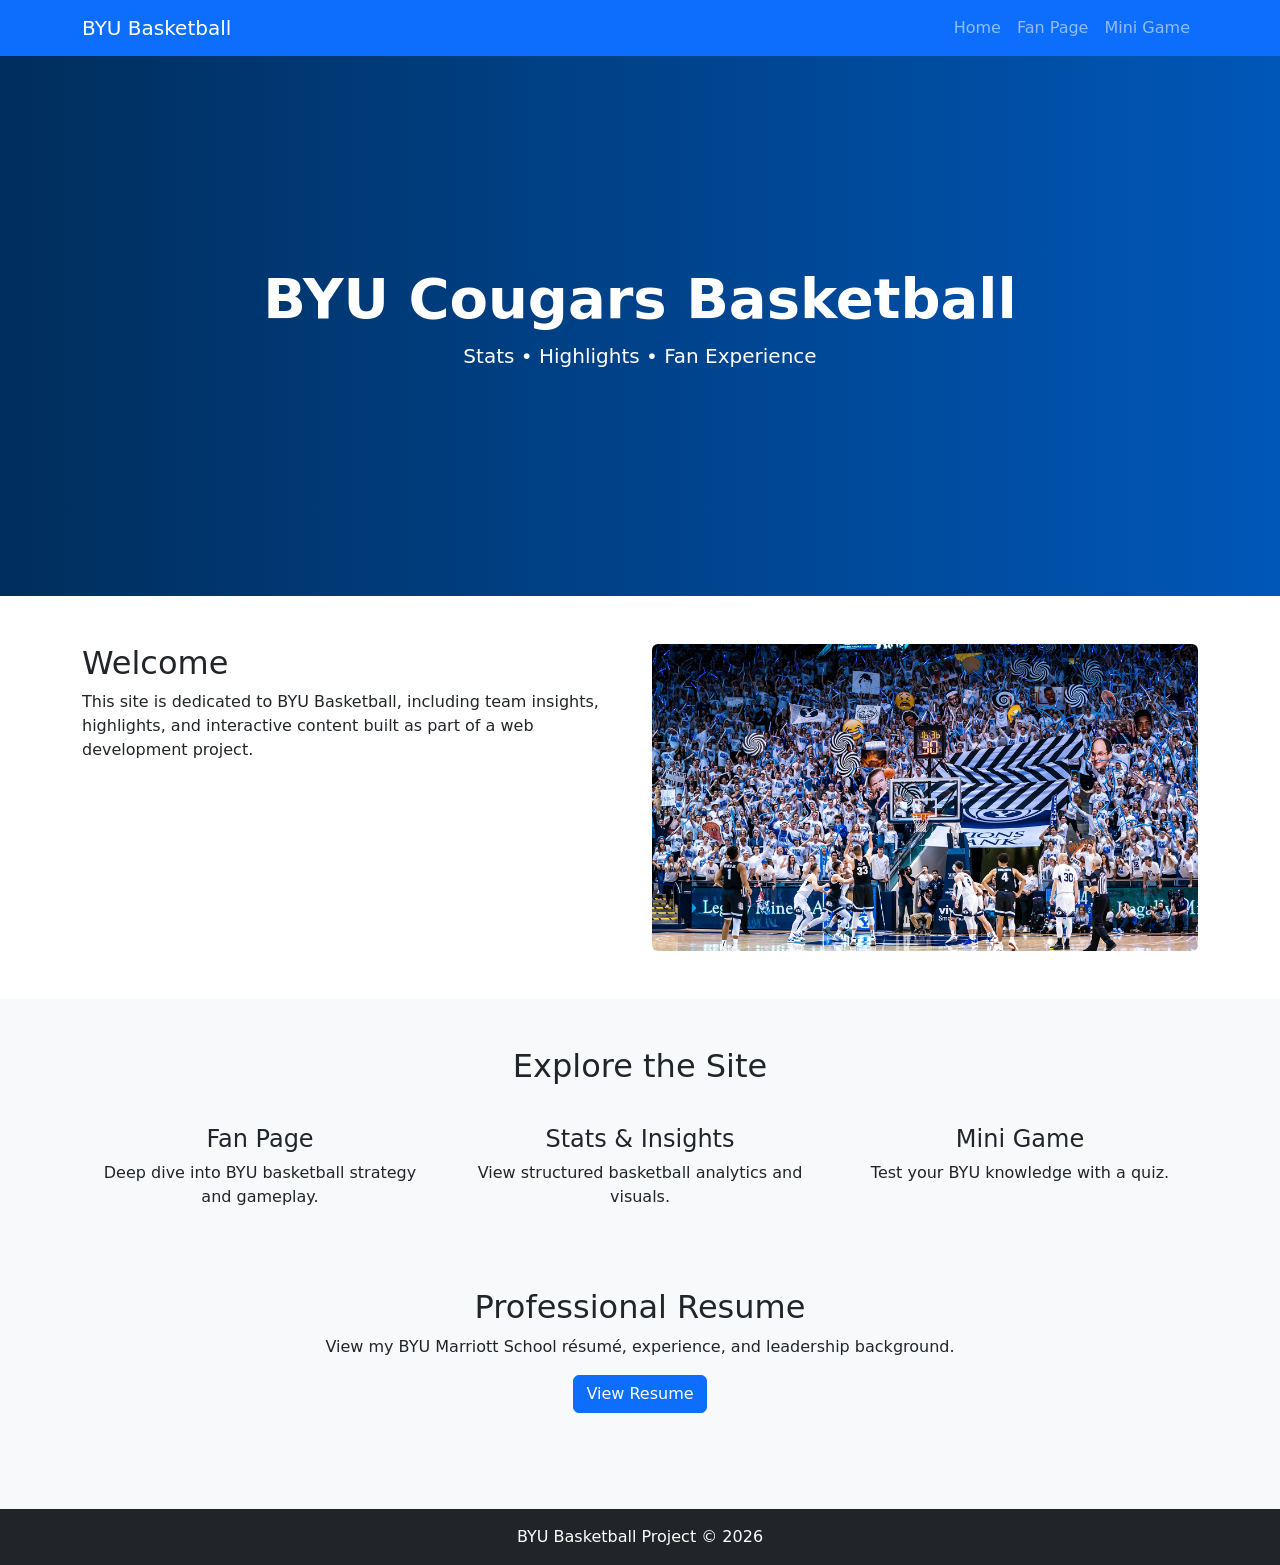
<file: index.html>
<!DOCTYPE html>
<html lang="en">
<head>
  <meta charset="UTF-8">
  <title>BYU Basketball Hub</title>

  <!-- Bootstrap -->
  <link href="https://cdn.jsdelivr.net/npm/bootstrap@5.3.0/dist/css/bootstrap.min.css" rel="stylesheet">

  <!-- Custom CSS -->
  <link rel="stylesheet" href="styles/main.css">
</head>

<body>

<!-- NAVBAR -->
<nav class="navbar navbar-expand-lg navbar-dark bg-primary">
  <div class="container">
    <a class="navbar-brand" href="index.html">BYU Basketball</a>

    <div class="navbar-nav ms-auto">
      <a class="nav-link" href="index.html">Home</a>
      <a class="nav-link" href="scratch.html">Fan Page</a>
      <a class="nav-link" href="app.html">Mini Game</a>
    </div>
  </div>
</nav>

<!-- HERO SECTION -->
<header class="hero text-center text-white d-flex align-items-center">
  <div class="container">
    <h1 class="display-4 fw-bold">BYU Cougars Basketball</h1>
    <p class="lead">Stats • Highlights • Fan Experience</p>
  </div>
</header>

<!-- INTRO SECTION -->
<section class="container my-5">
  <div class="row">
    <div class="col-md-6">
      <h2>Welcome</h2>
      <p>
        This site is dedicated to BYU Basketball, including team insights,
        highlights, and interactive content built as part of a web development project.
      </p>
    </div>

    <div class="col-md-6">
      <img src="images/Court.webp" class="img-fluid rounded" alt="BYU Court">
    </div>
  </div>
</section>

<!-- HIGHLIGHTS PREVIEW -->
<section class="bg-light py-5">
  <div class="container text-center">
    <h2>Explore the Site</h2>
    <div class="row mt-4">

      <div class="col-md-4">
        <a href="scratch.html" class="explore-link">
          <h4>Fan Page</h4>
          <p>Deep dive into BYU basketball strategy and gameplay.</p>
        </a>
      </div>

      <div class="col-md-4">
        <a href="scratch.html" class="explore-link">
          <h4>Stats & Insights</h4>
          <p>View structured basketball analytics and visuals.</p>
        </a>
      </div>

      <div class="col-md-4">
        <a href="app.html" class="explore-link">
          <h4>Mini Game</h4>
          <p>Test your BYU knowledge with a quiz.</p>
        </a>
      </div>
      <section class="bg-light py-5">
  <div class="container text-center">
    <h2>Professional Resume</h2>
    <p>View my BYU Marriott School résumé, experience, and leadership background.</p>

    <a href="resume.html" class="btn btn-primary">
      View Resume
    </a>
  </div>
</section>

    </div>
  </div>
</section>

<!-- FOOTER -->
<footer class="text-center py-3 bg-dark text-white">
  <p class="mb-0">BYU Basketball Project © 2026</p>
</footer>

</body>
</html>
</file>
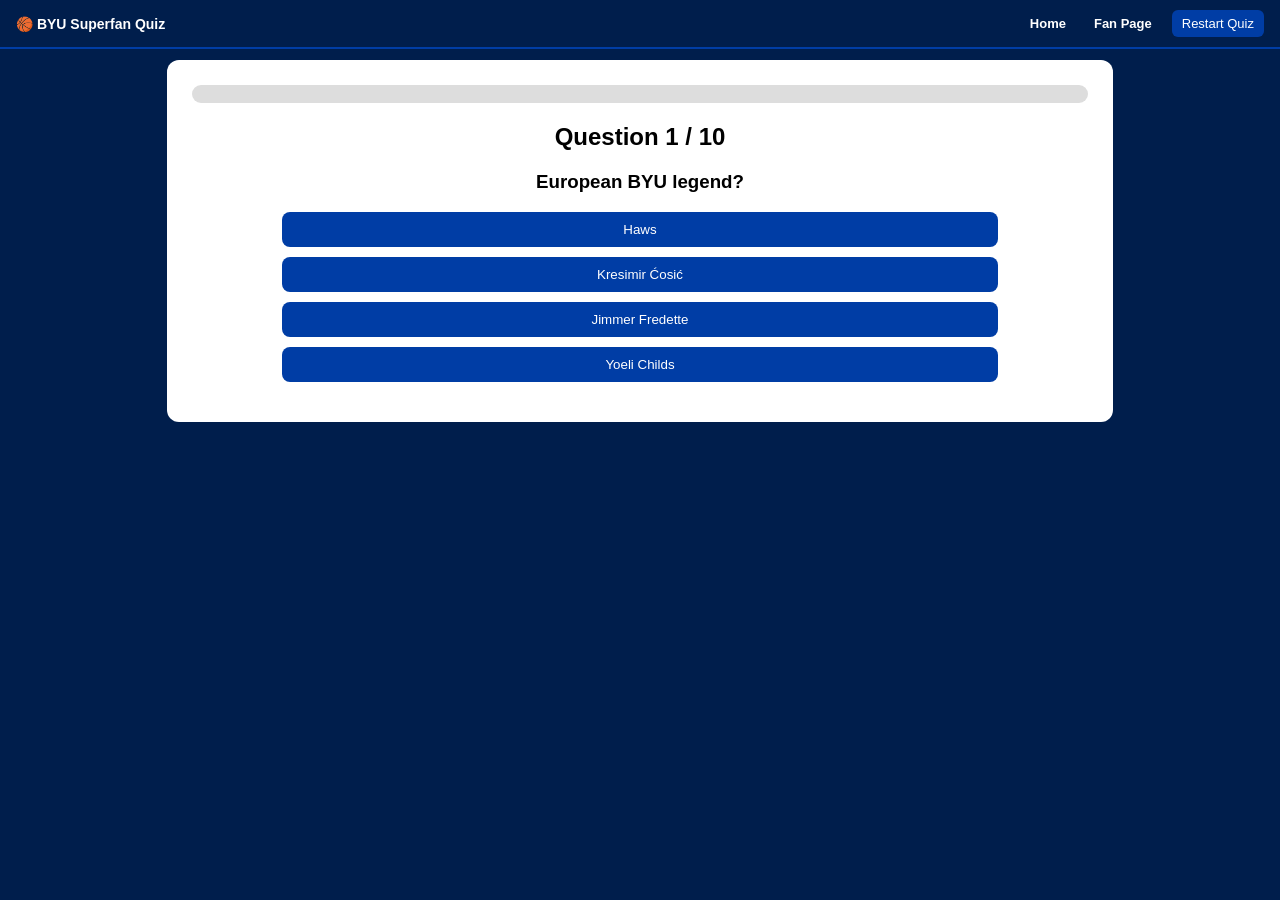
<file: app.html>
<!DOCTYPE html>
<html lang="en">
<head>
<meta charset="UTF-8">
<title>BYU Superfan Quiz</title>

<style>
body {
  font-family: Arial, sans-serif;
  background: #001E4C;
  color: white;
  margin: 0;
  padding-top: 60px;
  text-align: center;
}

/* TOP BAR */
#topbar {
  position: fixed;
  top: 0;
  left: 0;
  right: 0;

  background: #001E4C;
  display: flex;
  justify-content: space-between;
  align-items: center;

  padding: 10px 16px;
  font-weight: bold;
  z-index: 1000;

  border-bottom: 2px solid #003DA5;
  box-sizing: border-box;
}

#topbar .left {
  font-size: 14px;
  white-space: nowrap;
}

#topbar .right {
  display: flex;
  align-items: center;
  gap: 12px;
  flex-wrap: wrap;
}

#topbar a {
  color: white;
  text-decoration: none;
  font-size: 13px;
  padding: 6px 8px;
  border-radius: 6px;
}

#topbar a:hover {
  background: #003DA5;
}

#topbar button {
  background: #003DA5;
  color: white;
  border: none;
  padding: 6px 10px;
  border-radius: 6px;
  cursor: pointer;
  font-size: 13px;
}

#topbar button:hover {
  background: #002a70;
}

/* CONTAINER */
.container {
  background: white;
  color: black;
  width: 70%;
  margin: auto;
  padding: 25px;
  border-radius: 12px;
}

/* OPTIONS */
.option {
  display: block;
  width: 80%;
  margin: 10px auto;
  padding: 10px;
  border-radius: 8px;
  background: #003DA5;
  color: white;
  border: none;
  cursor: pointer;
}

.option:hover {
  background: #002a70;
}

/* PROGRESS BAR */
#barContainer {
  width: 100%;
  height: 18px;
  background: #ddd;
  border-radius: 10px;
  overflow: hidden;
  margin-bottom: 20px;
}

#bar {
  height: 100%;
  width: 0%;
  background: #003DA5;
  transition: width 0.3s ease;
}

#result {
  font-size: 20px;
  font-weight: bold;
  margin-top: 15px;
}
</style>
</head>

<body>

<!-- TOP MENU -->
<div id="topbar">
  <div class="left">🏀 BYU Superfan Quiz</div>

  <div class="right">
    <a href="index.html">Home</a>
    <a href="scratch.html">Fan Page</a>
    <button onclick="start()">Restart Quiz</button>
  </div>
</div>

<div class="container">

  <div id="barContainer">
    <div id="bar"></div>
  </div>

  <div id="quiz"></div>

  <div id="result"></div>

</div>

<script>

/* QUESTION BANK */
const bank = [
  { q:"BYU all-time leading scorer?", options:["Tyler Haws","Jimmer Fredette","Danny Ainge","Lee Cummard"], answer:"Tyler Haws" },
  { q:"2011 National Player of the Year?", options:["Jimmer Fredette","Haws","Barcello","Cosic"], answer:"Jimmer Fredette" },
  { q:"BYU NBA + MLB legend?", options:["Danny Ainge","Jimmer Fredette","Steve Young","Mark Pope"], answer:"Danny Ainge" },
  { q:"European BYU legend?", options:["Kresimir Ćosić","Jimmer Fredette","Yoeli Childs","Haws"], answer:"Kresimir Ćosić" },
  { q:"Current BYU coach?", options:["Kevin Young","Dave Rose","Mark Pope","Cleveland"], answer:"Kevin Young" },
  { q:"BYU Big 12 entry year?", options:["2023","2021","2019","2015"], answer:"2023" },
  { q:"BYU home arena?", options:["Marriott Center","Vivint Arena","Huntsman","MSG"], answer:"Marriott Center" },
  { q:"Jimmer is known for?", options:["Deep 3s","Dunks","Defense","Passing"], answer:"Deep 3s" },
  { q:"Top recruit (2020s)?", options:["AJ Dybantsa","Collin Chandler","Haws","Cummard"], answer:"AJ Dybantsa" },
  { q:"BYU mascot?", options:["Cougar","Bear","Tiger","Eagle"], answer:"Cougar" },
  { q:"BYU legend Danny Ainge was also a...", options:["MLB player","Soccer player","Hockey player","Coach only"], answer:"MLB player" },
  { q:"Which coach built modern BYU success in 2010s?", options:["Dave Rose","Kevin Young","Pope","Cleveland"], answer:"Dave Rose" }
];

let quiz = [];
let current = 0;
let score = 0;

/* START QUIZ */
function start() {
  quiz = [...bank]
    .sort(() => Math.random() - 0.5)
    .slice(0, 10);

  current = 0;
  score = 0;

  loadQ();
}

/* LOAD QUESTION */
function loadQ() {
  let q = quiz[current];
  let options = [...q.options].sort(() => Math.random() - 0.5);

  document.getElementById("quiz").innerHTML = `
    <h2>Question ${current + 1} / ${quiz.length}</h2>
    <h3>${q.q}</h3>
    ${options.map(o =>
      `<button class="option" onclick="answer('${o}')">${o}</button>`
    ).join("")}
  `;

  updateBar();
}

/* ANSWER */
function answer(choice) {
  if (choice === quiz[current].answer) score++;

  current++;

  if (current < quiz.length) {
    loadQ();
  } else {
    end();
  }

  updateBar();
}

/* PROGRESS BAR */
function updateBar() {
  let percent = (current / quiz.length) * 100;
  document.getElementById("bar").style.width = percent + "%";
}

/* END GAME */
function end() {
  document.getElementById("quiz").innerHTML = "";
  document.getElementById("bar").style.width = "100%";

  let grade =
    score === quiz.length ? "A+ ELITE FAN 🔥" :
    score >= 8 ? "A STRONG FAN 👍" :
    score >= 6 ? "B SOLID FAN" :
    "C CASUAL FAN";

  document.getElementById("result").innerText =
    `Score: ${score}/${quiz.length} — ${grade}`;
}

/* AUTO START */
start();

</script>

</body>
</html>
</file>
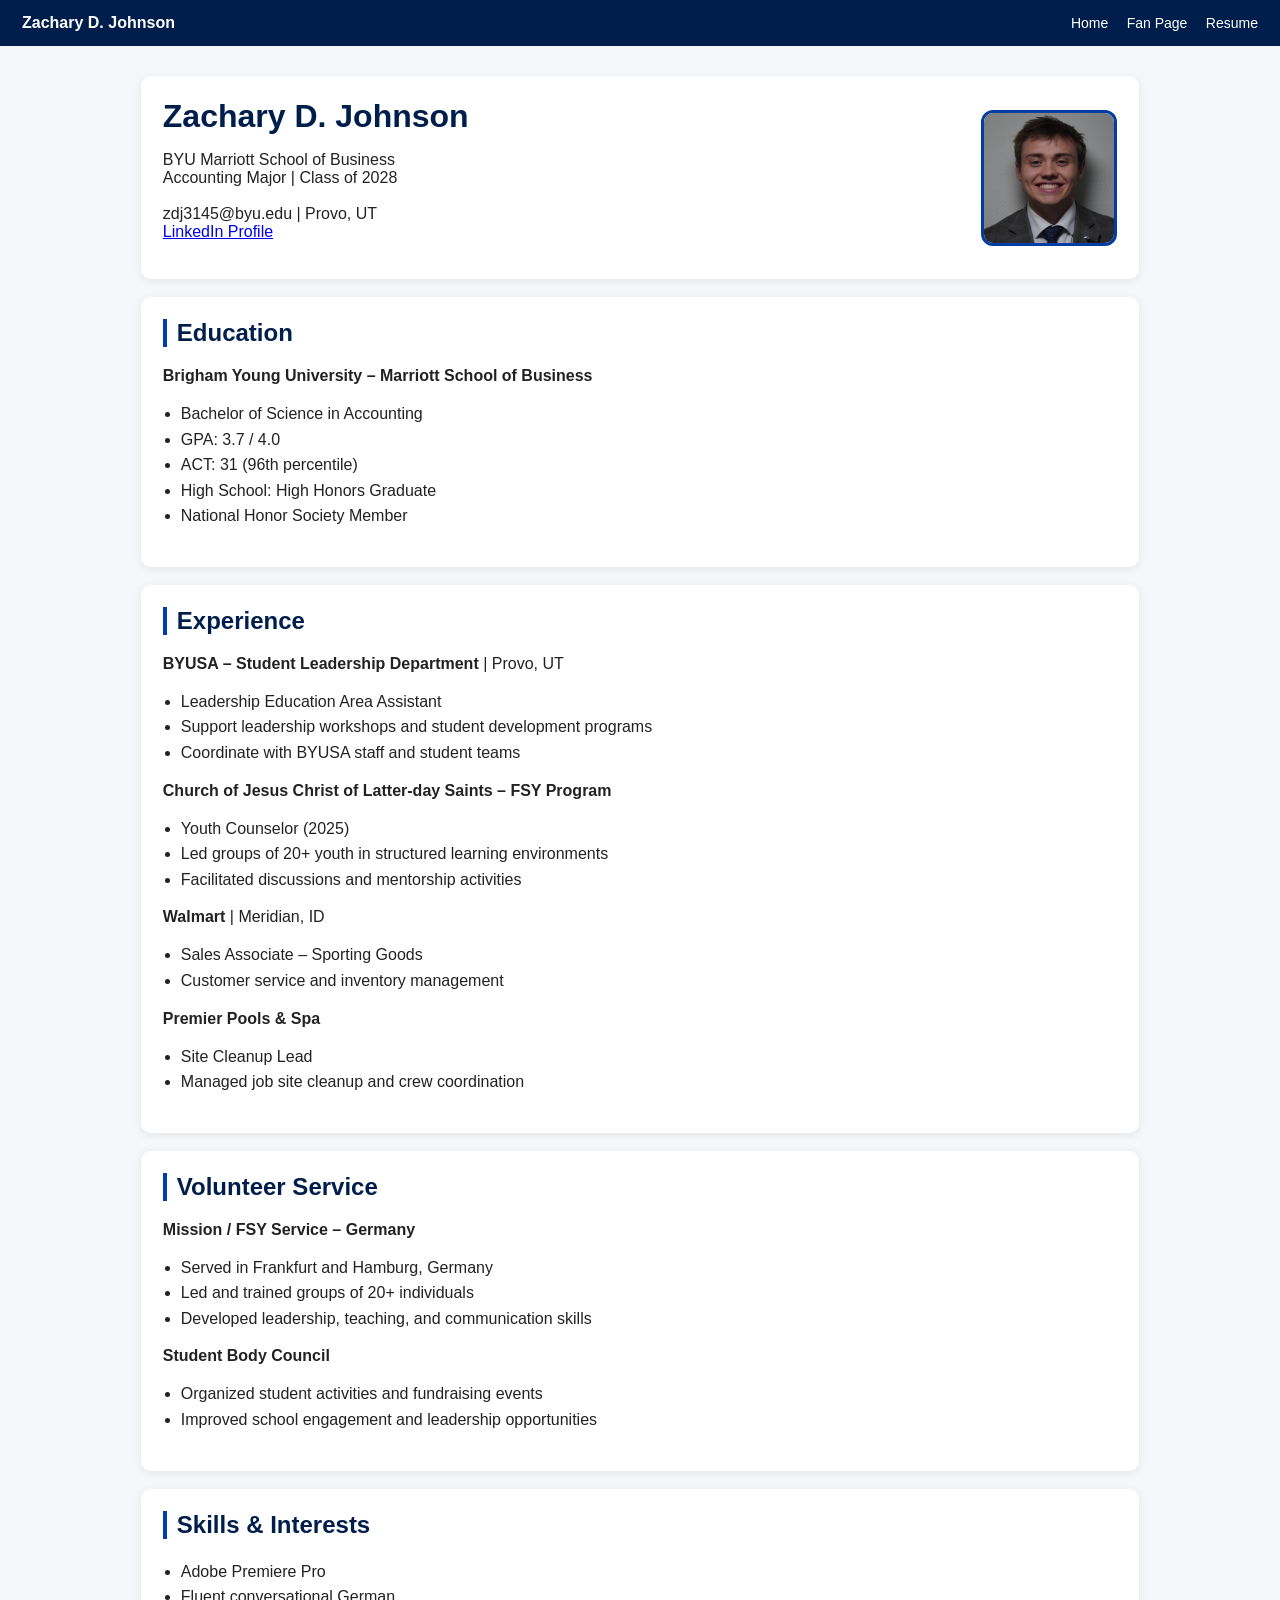
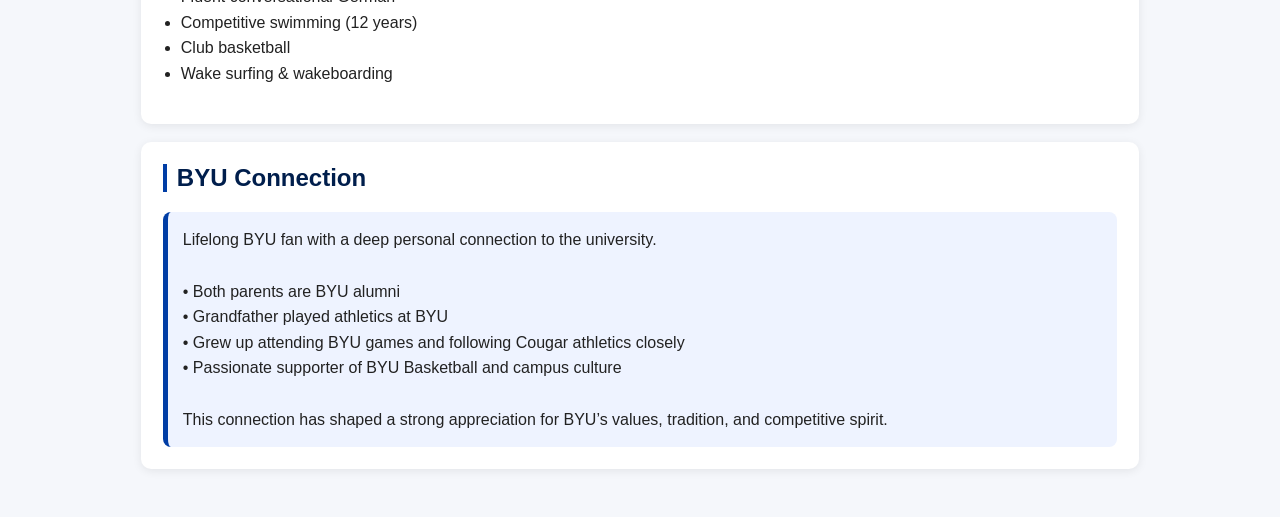
<file: resume.html>
<!DOCTYPE html>
<html lang="en">
<head>
<meta charset="UTF-8">
<title>Zachary Johnson - Resume</title>

<style>
body {
  margin: 0;
  font-family: Arial, sans-serif;
  background: #f5f7fb;
  color: #222;
}

/* NAVBAR */
.navbar {
  background: #001E4C;
  color: white;
  display: flex;
  justify-content: space-between;
  padding: 14px 22px;
  align-items: center;
}

.navbar a {
  color: white;
  text-decoration: none;
  margin-left: 14px;
  font-size: 14px;
}

.navbar a:hover {
  text-decoration: underline;
}

/* PAGE LAYOUT */
.container {
  width: 78%;
  margin: auto;
  padding: 30px 0;
}

/* CARD SECTIONS */
.card {
  background: white;
  padding: 22px;
  margin-bottom: 18px;
  border-radius: 10px;
  box-shadow: 0 2px 10px rgba(0,0,0,0.08);
}

/* HEADER FLEX (NAME + PHOTO) */
.header {
  display: flex;
  justify-content: space-between;
  align-items: center;
  gap: 20px;
}

h1 {
  margin: 0;
  color: #001E4C;
}

/* HEADSHOT */
.headshot {
  width: 130px;
  height: 130px;
  object-fit: cover;
  border-radius: 12px;
  border: 3px solid #003DA5;
}

/* SECTION HEADERS */
h2 {
  color: #001E4C;
  border-left: 4px solid #003DA5;
  padding-left: 10px;
  margin-top: 0;
}

/* LISTS */
ul {
  line-height: 1.6;
  padding-left: 18px;
}

/* BYU CALL OUT BOX */
.byu-box {
  background: #eef3ff;
  border-left: 5px solid #003DA5;
  padding: 15px;
  border-radius: 8px;
  line-height: 1.6;
}
</style>
</head>

<body>

<!-- NAV -->
<div class="navbar">
  <div><strong>Zachary D. Johnson</strong></div>
  <div>
    <a href="index.html">Home</a>
    <a href="scratch.html">Fan Page</a>
    <a href="resume.html">Resume</a>
  </div>
</div>

<div class="container">

  <!-- HEADER -->
  <div class="card header">
    <div>
      <h1>Zachary D. Johnson</h1>
      <p>
        BYU Marriott School of Business<br>
        Accounting Major | Class of 2028<br><br>
        zdj3145@byu.edu | Provo, UT<br>
<a href="https://www.linkedin.com/in/zach-johnson-b387a736a/" target="_blank">
  LinkedIn Profile
</a>
      </p>
    </div>

    <!-- HEADSHOT PLACEHOLDER -->
    <img class="headshot" src="images/Resume-Headshot.jpg" alt="Headshot">
  </div>

  <!-- BYU LEGACY SECTION -->
  

  <!-- EDUCATION -->
  <div class="card">
    <h2>Education</h2>
    <p><strong>Brigham Young University – Marriott School of Business</strong></p>
    <ul>
      <li>Bachelor of Science in Accounting</li>
      <li>GPA: 3.7 / 4.0</li>
      <li>ACT: 31 (96th percentile)</li>
      <li>High School: High Honors Graduate</li>
      <li>National Honor Society Member</li>
    </ul>
  </div>

  <!-- EXPERIENCE -->
  <div class="card">
    <h2>Experience</h2>

    <p><strong>BYUSA – Student Leadership Department</strong> | Provo, UT</p>
    <ul>
      <li>Leadership Education Area Assistant</li>
      <li>Support leadership workshops and student development programs</li>
      <li>Coordinate with BYUSA staff and student teams</li>
    </ul>

    <p><strong>Church of Jesus Christ of Latter-day Saints – FSY Program</strong></p>
    <ul>
      <li>Youth Counselor (2025)</li>
      <li>Led groups of 20+ youth in structured learning environments</li>
      <li>Facilitated discussions and mentorship activities</li>
    </ul>

    <p><strong>Walmart</strong> | Meridian, ID</p>
    <ul>
      <li>Sales Associate – Sporting Goods</li>
      <li>Customer service and inventory management</li>
    </ul>

    <p><strong>Premier Pools & Spa</strong></p>
    <ul>
      <li>Site Cleanup Lead</li>
      <li>Managed job site cleanup and crew coordination</li>
    </ul>
  </div>

  <!-- VOLUNTEER -->
  <div class="card">
    <h2>Volunteer Service</h2>

    <p><strong>Mission / FSY Service – Germany</strong></p>
    <ul>
      <li>Served in Frankfurt and Hamburg, Germany</li>
      <li>Led and trained groups of 20+ individuals</li>
      <li>Developed leadership, teaching, and communication skills</li>
    </ul>

    <p><strong>Student Body Council</strong></p>
    <ul>
      <li>Organized student activities and fundraising events</li>
      <li>Improved school engagement and leadership opportunities</li>
    </ul>
  </div>

  <!-- SKILLS -->
  <div class="card">
    <h2>Skills & Interests</h2>
    <ul>
      <li>Adobe Premiere Pro</li>
      <li>Fluent conversational German</li>
      <li>Competitive swimming (12 years)</li>
      <li>Club basketball</li>
      <li>Wake surfing & wakeboarding</li>
    </ul>
  </div>
  <div class="card">
    <h2>BYU Connection</h2>

    <div class="byu-box">
      Lifelong BYU fan with a deep personal connection to the university.<br><br>

      • Both parents are BYU alumni<br>
      • Grandfather played athletics at BYU<br>
      • Grew up attending BYU games and following Cougar athletics closely<br>
      • Passionate supporter of BYU Basketball and campus culture<br><br>

      This connection has shaped a strong appreciation for BYU’s values, tradition, and competitive spirit.
    </div>
  </div>

</div>


</body>
</html>
</file>
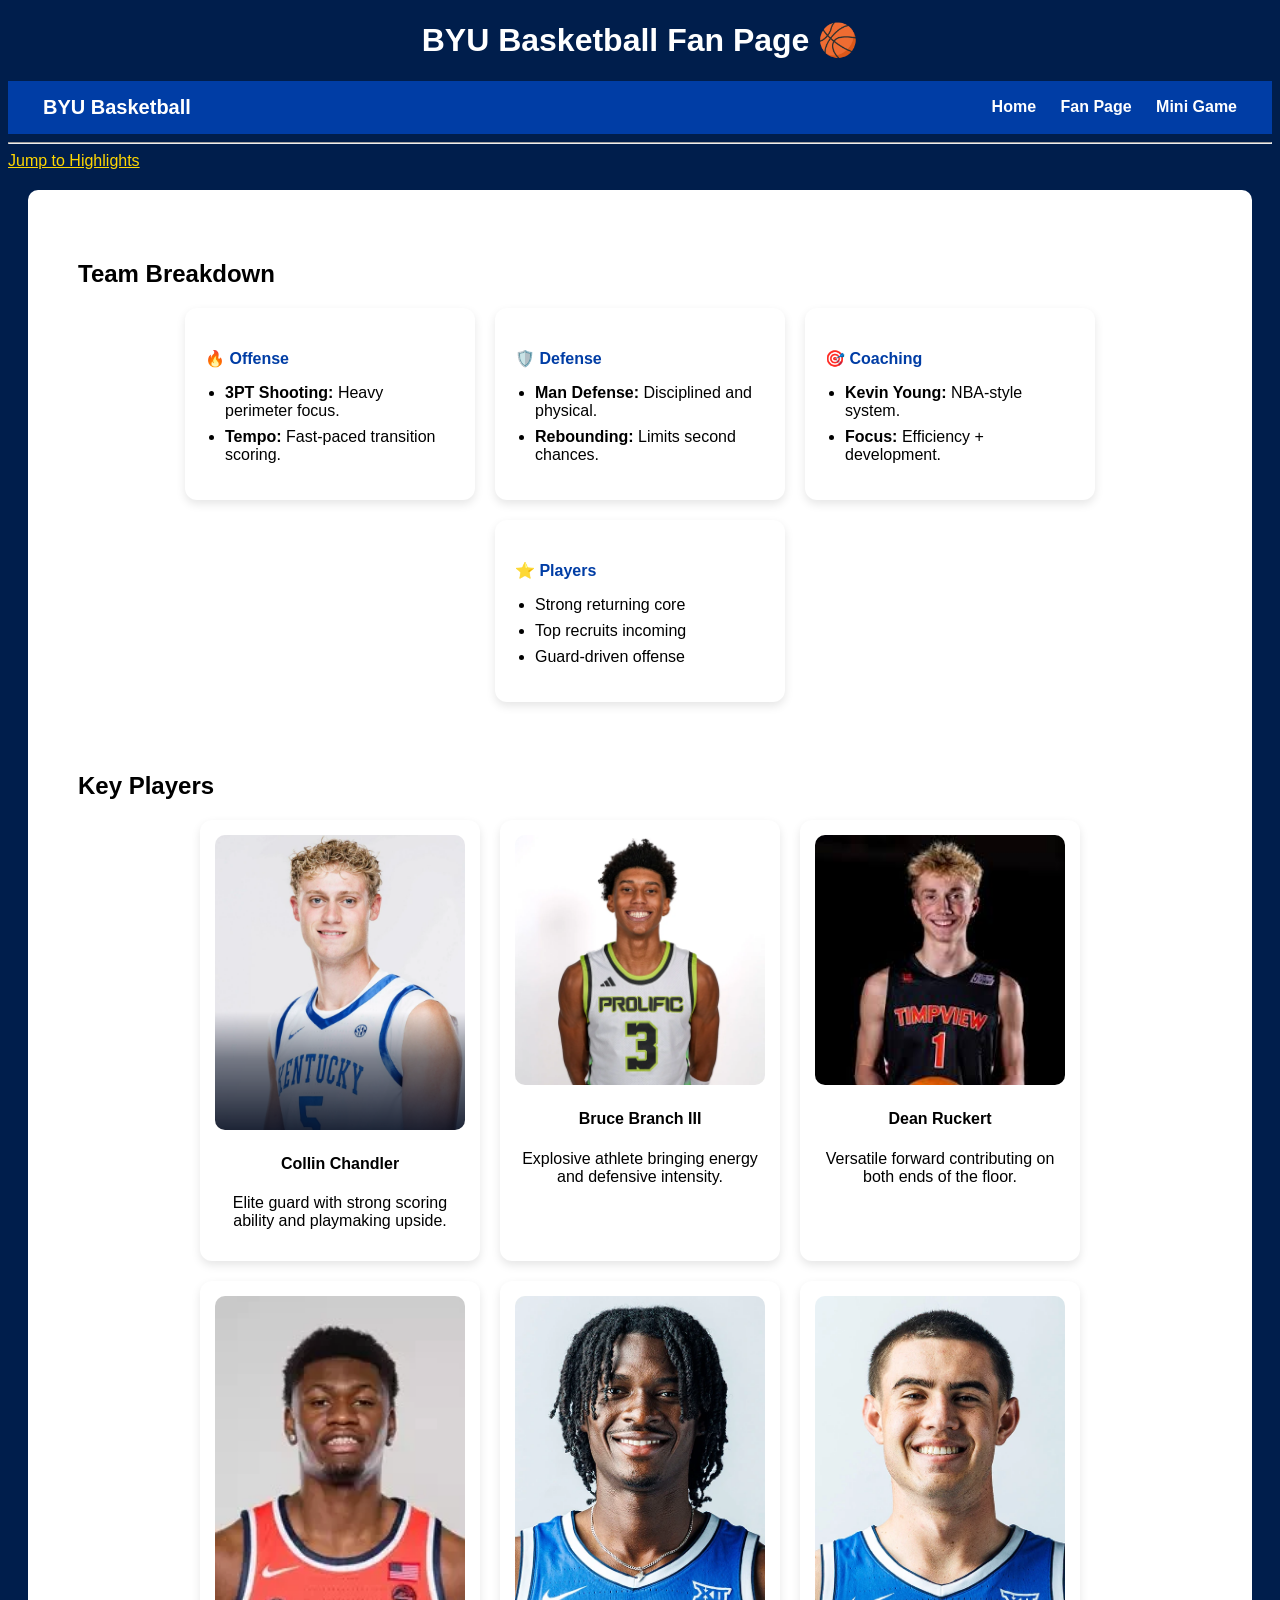
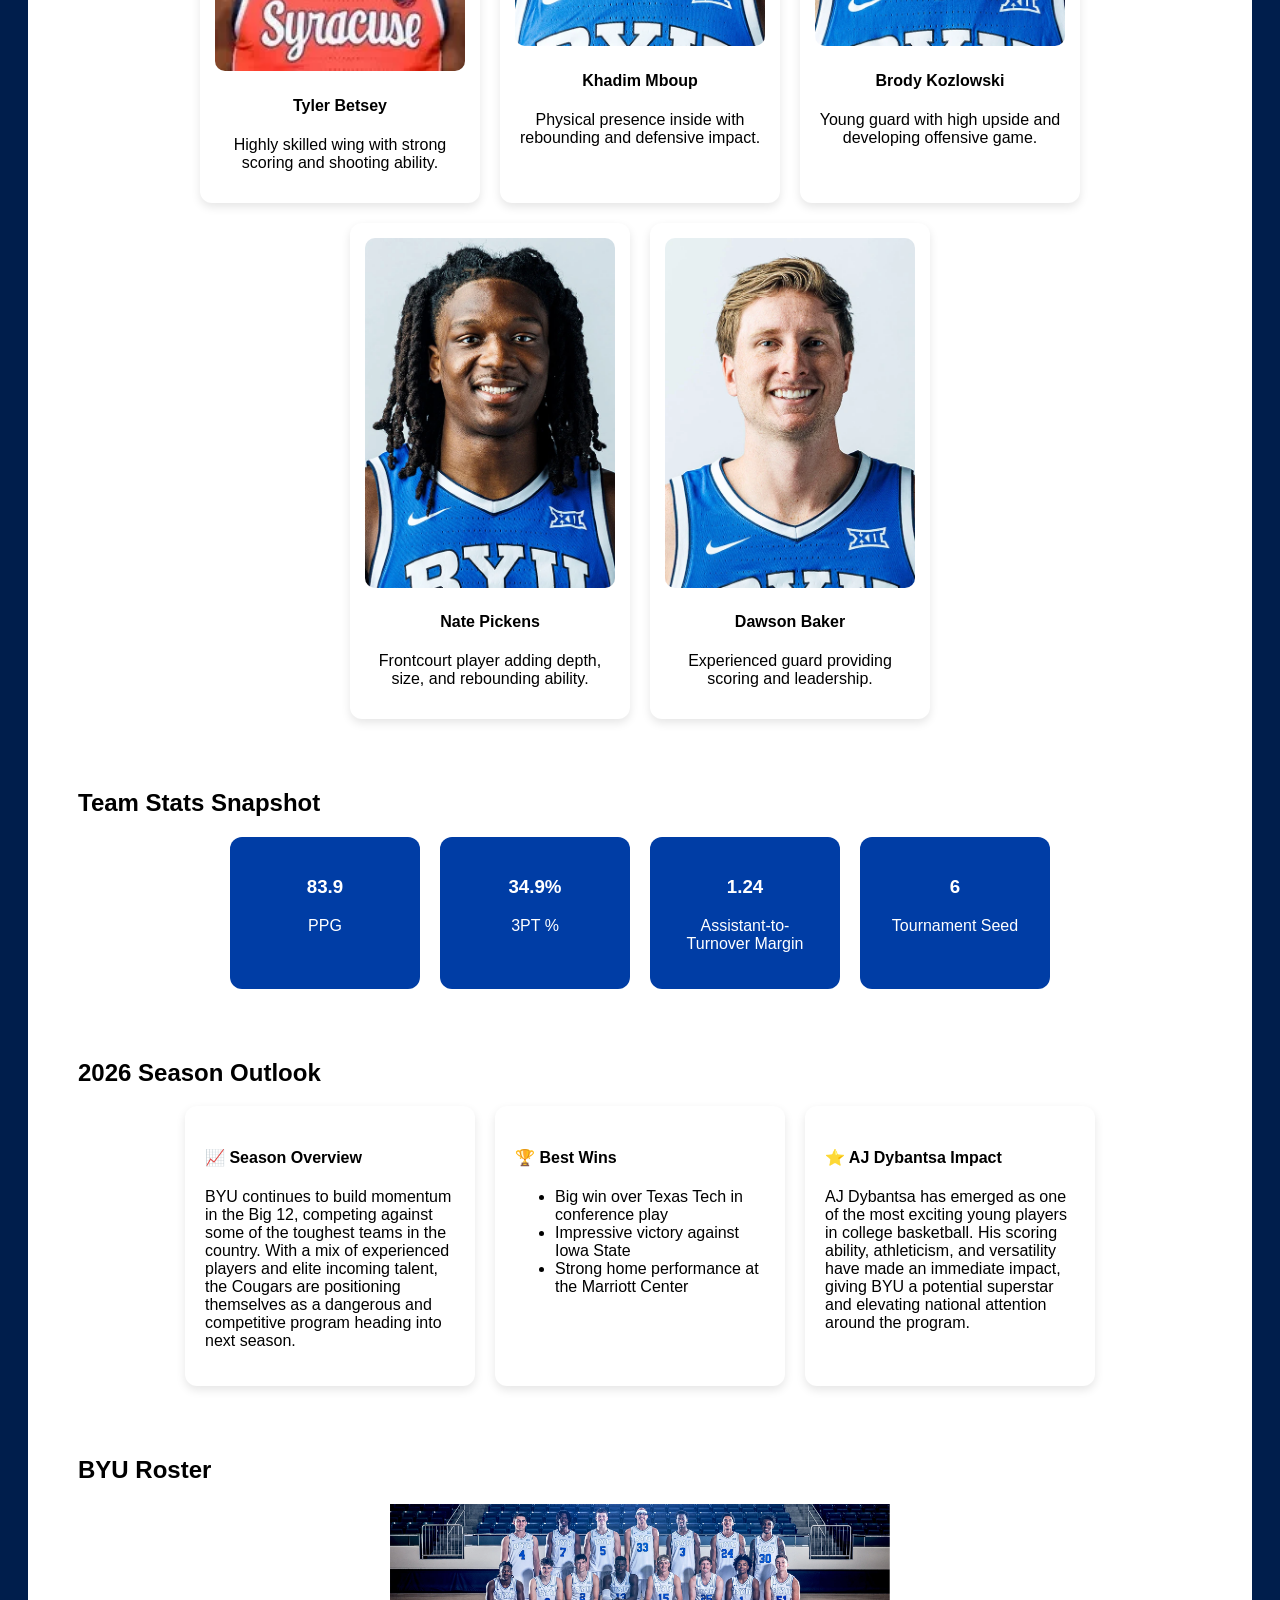
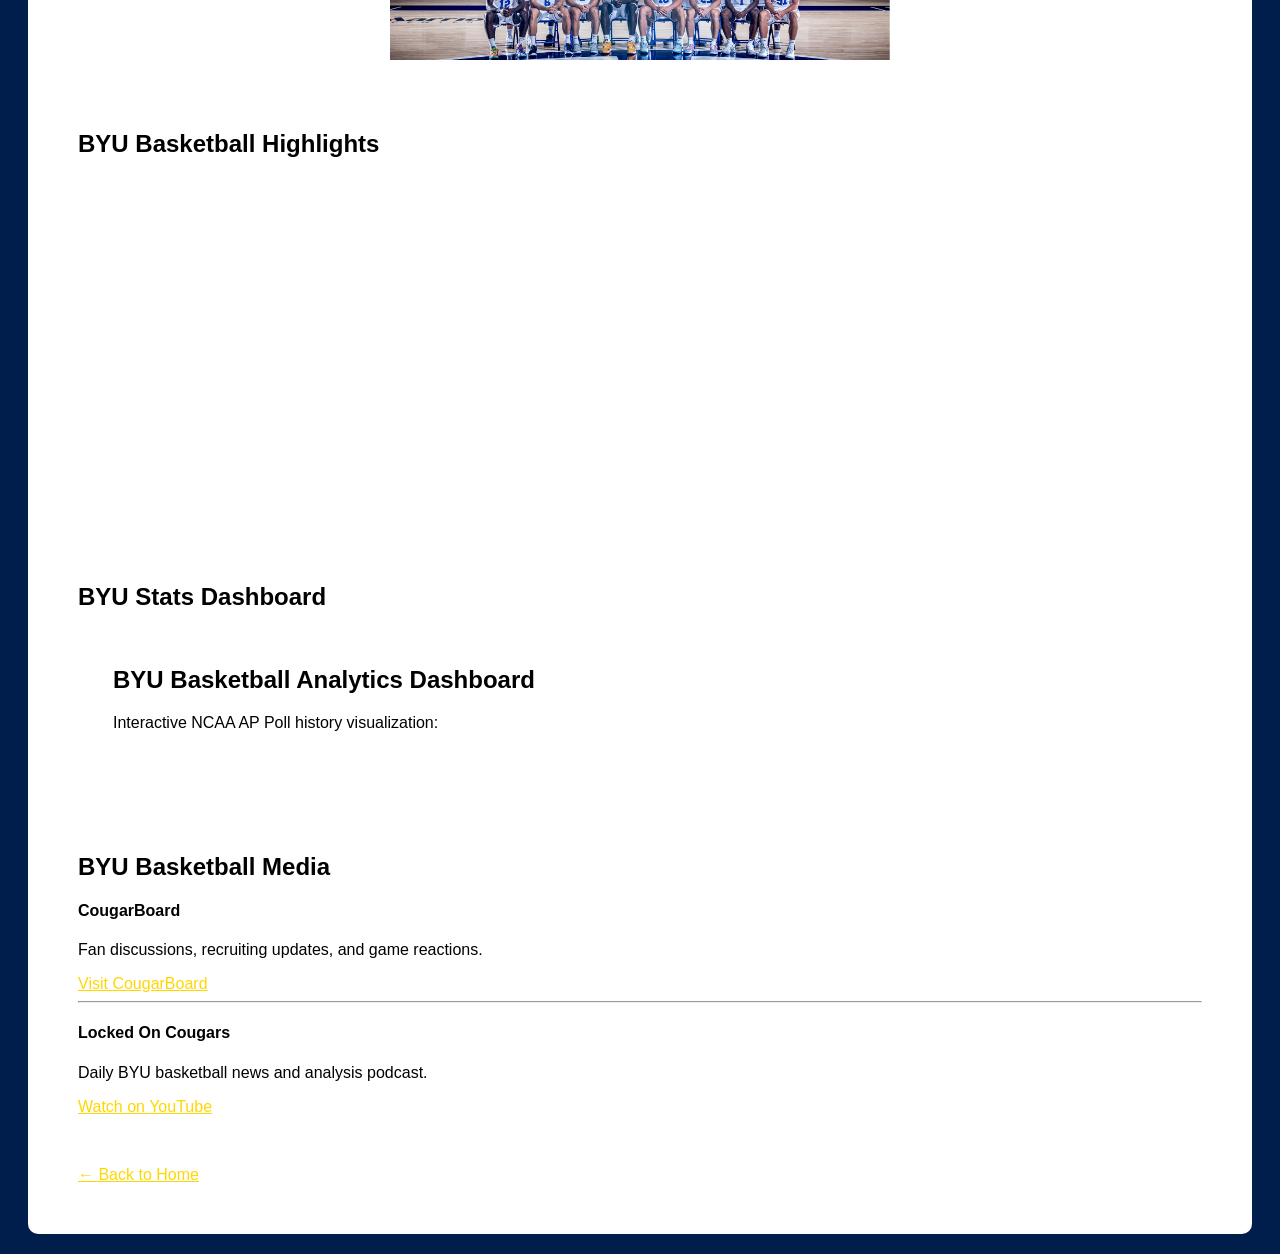
<file: scratch.html>
<!DOCTYPE html>
<html lang="en">
<head>
  <meta charset="UTF-8">
  <title>BYU Basketball Fan Page</title>

  <link rel="stylesheet" href="styles/scratch.css">
</head>

<body>

  <h1>BYU Basketball Fan Page 🏀</h1>

<div class="navbar">
  <div class="nav-left">
    <a href="index.html" class="brand">BYU Basketball</a>
  </div>

  <div class="nav-right">
    <a href="index.html">Home</a>
    <a href="scratch.html">Fan Page</a>
    <a href="app.html">Mini Game</a>
  </div>
</div>
  <hr>
  <a href="#highlights">Jump to Highlights</a>
  <div class="section">

  <section class="section">
  <h2 class="text-center">Team Breakdown</h2>

  <div class="card-container">

    <div class="team-card">
      <h4>🔥 Offense</h4>
      <ul>
        <li><strong>3PT Shooting:</strong> Heavy perimeter focus.</li>
        <li><strong>Tempo:</strong> Fast-paced transition scoring.</li>
      </ul>
    </div>

    <div class="team-card">
      <h4>🛡️ Defense</h4>
      <ul>
        <li><strong>Man Defense:</strong> Disciplined and physical.</li>
        <li><strong>Rebounding:</strong> Limits second chances.</li>
      </ul>
    </div>

    <div class="team-card">
      <h4>🎯 Coaching</h4>
      <ul>
        <li><strong>Kevin Young:</strong> NBA-style system.</li>
        <li><strong>Focus:</strong> Efficiency + development.</li>
      </ul>
    </div>

    <div class="team-card">
      <h4>⭐ Players</h4>
      <ul>
        <li>Strong returning core</li>
        <li>Top recruits incoming</li>
        <li>Guard-driven offense</li>
      </ul>
    </div>

  </div>
</section>


  <div class="section">
  <h2>Key Players</h2>

  <div class="card-container">

    <div class="player-card">
      <img src="images/Chandler.webp" alt="Collin Chandler">
      <h4>Collin Chandler</h4>
      <p>Elite guard with strong scoring ability and playmaking upside.</p>
    </div>

    <div class="player-card">
      <img src="images/Branch.webp" alt="Bruce Branch III">
      <h4>Bruce Branch III</h4>
      <p>Explosive athlete bringing energy and defensive intensity.</p>
    </div>

    <div class="player-card">
      <img src="images/Rueckert.jpg" alt="Dean Rueckert">
      <h4>Dean Ruckert</h4>
      <p>Versatile forward contributing on both ends of the floor.</p>
    </div>

    <div class="player-card">
      <img src="images/Betsey.webp" alt="Tyler Betsey">
      <h4>Tyler Betsey</h4>
      <p>Highly skilled wing with strong scoring and shooting ability.</p>
    </div>

    <div class="player-card">
      <img src="images/Mboup.webp" alt="Khadim Mboup">
      <h4>Khadim Mboup</h4>
      <p>Physical presence inside with rebounding and defensive impact.</p>
    </div>

    <div class="player-card">
      <img src="images/Kozlowski.webp" alt="Brody Kozlowski">
      <h4>Brody Kozlowski</h4>
      <p>Young guard with high upside and developing offensive game.</p>
    </div>

    <div class="player-card">
      <img src="images/Pickens.webp" alt="Nate Pickens">
      <h4>Nate Pickens</h4>
      <p>Frontcourt player adding depth, size, and rebounding ability.</p>
    </div>

    <div class="player-card">
      <img src="images/Baker.webp" alt="Dawson Baker">
      <h4>Dawson Baker</h4>
      <p>Experienced guard providing scoring and leadership.</p>
    </div>

  </div>
</div>
<div class="section">
  <h2>Team Stats Snapshot</h2>

  <div class="card-container">

    <div class="stat-box">
      <h3>83.9</h3>
      <p>PPG</p>
    </div>

    <div class="stat-box">
      <h3>34.9%</h3>
      <p>3PT %</p>
    </div>

    <div class="stat-box">
      <h3>1.24</h3>
      <p>Assistant-to-Turnover Margin</p>
    </div>

    <div class="stat-box">
      <h3>6</h3>
      <p>Tournament Seed</p>
    </div>

  </div>
</div>
<div class="section">
  <h2>2026 Season Outlook</h2>

  <div class="card-container">

    <!-- OVERVIEW -->
    <div class="team-card">
      <h4>📈 Season Overview</h4>
      <p>
        BYU continues to build momentum in the Big 12, competing against some of the toughest teams in the country.
        With a mix of experienced players and elite incoming talent, the Cougars are positioning themselves as a
        dangerous and competitive program heading into next season.
      </p>
    </div>

    <!-- BEST WINS -->
    <div class="team-card">
  <h4>🏆 Best Wins</h4>
  <ul>
    <li>Big win over Texas Tech in conference play</li>
    <li>Impressive victory against Iowa State</li>
    <li>Strong home performance at the Marriott Center</li>
  </ul>
</div>

    <!-- DYBANTSA SPOTLIGHT -->
    <div class="team-card">
      <h4>⭐ AJ Dybantsa Impact</h4>
      <p>
        AJ Dybantsa has emerged as one of the most exciting young players in college basketball.
        His scoring ability, athleticism, and versatility have made an immediate impact,
        giving BYU a potential superstar and elevating national attention around the program.
      </p>
    </div>

  </div>
</div>
<div class="section">
  <h2>BYU Roster</h2>

  <img class="center-img" src="images/Roster.webp" alt="BYU Roster" width="500">
</div>
<div class="section">
  <h2>BYU Basketball Highlights</h2>

  <iframe width="560" height="315"
    src="https://www.youtube.com/embed/maqKVp4uD48?si=JHe_0XY63KDSe6tC"
    title="BYU Basketball Video"
    frameborder="0"
    allow="accelerometer; autoplay; clipboard-write; encrypted-media; gyroscope; picture-in-picture; web-share"
    referrerpolicy="strict-origin-when-cross-origin"
    allowfullscreen>
  </iframe>
</div>
<div class="section">
  <h2>BYU Stats Dashboard</h2>

<div class="section">
  <h2>BYU Basketball Analytics Dashboard</h2>

  <p>Interactive NCAA AP Poll history visualization:</p>

<div class='tableauPlaceholder' id='viz1776119274050' style='position: relative'><noscript><a href='#'><img alt='College Basketball AP Poll History ' src='https:&#47;&#47;public.tableau.com&#47;static&#47;images&#47;NC&#47;NCAAMensBasketballAPPollHistory&#47;CollegeBasketballAPPollHistory&#47;1_rss.png' style='border: none' /></a></noscript><object class='tableauViz'  style='display:none;'><param name='host_url' value='https%3A%2F%2Fpublic.tableau.com%2F' /> <param name='embed_code_version' value='3' /> <param name='site_root' value='' /><param name='name' value='NCAAMensBasketballAPPollHistory&#47;CollegeBasketballAPPollHistory' /><param name='tabs' value='no' /><param name='toolbar' value='yes' /><param name='static_image' value='https:&#47;&#47;public.tableau.com&#47;static&#47;images&#47;NC&#47;NCAAMensBasketballAPPollHistory&#47;CollegeBasketballAPPollHistory&#47;1.png' /> <param name='animate_transition' value='yes' /><param name='display_static_image' value='yes' /><param name='display_spinner' value='yes' /><param name='display_overlay' value='yes' /><param name='display_count' value='yes' /><param name='language' value='en-US' /></object></div>                <script type='text/javascript'>                    var divElement = document.getElementById('viz1776119274050');                    var vizElement = divElement.getElementsByTagName('object')[0];                    vizElement.style.width='100%';vizElement.style.height=(divElement.offsetWidth*0.75)+'px';                    var scriptElement = document.createElement('script');                    scriptElement.src = 'https://public.tableau.com/javascripts/api/viz_v1.js';                    vizElement.parentNode.insertBefore(scriptElement, vizElement);                </script></div>

</div>
<div class="section">
  <h2>BYU Basketball Media</h2>

  <div>
    <h4>CougarBoard</h4>
    <p>Fan discussions, recruiting updates, and game reactions.</p>
    <a href="https://www.cougarboard.com" target="_blank">Visit CougarBoard</a>
  </div>

  <hr>

  <div>
    <h4>Locked On Cougars</h4>
    <p>Daily BYU basketball news and analysis podcast.</p>
    <a href="https://www.youtube.com/@LockedOnCougars" target="_blank">Watch on YouTube</a>
  </div>
</div>

<div class="section">
  <a href="index.html">← Back to Home</a>
</div>

</body>
</html>
</file>
<file: styles/main.css>
.hero {
  height: 60vh;
  background: linear-gradient(to right, #002E5D, #0057B8);
}
.explore-link {
  text-decoration: none;
  color: inherit;
  display: block;
  padding: 15px;
  border-radius: 10px;
  transition: transform 0.2s ease, background 0.2s ease;
}

.explore-link:hover {
  background-color: #f0f0f0;
  transform: scale(1.03);
}
</file>
<file: styles/scratch.css>
body {
  background-color: #001E4C;
  color: white;
  font-family: Arial, sans-serif;
}

h1 {
  text-align: center;
  color: white;
}

a {
  color: #FFD700;
}

.section {
  background: white;
  color: black;
  margin: 20px;
  padding: 15px;
  border-radius: 10px;
}
iframe {
  display: block;
  margin: 20px auto;
  max-width: 100%;
}
.center-img {
  display: block;
  margin: 0 auto;
}
.navbar {
  background-color: #003DA5; /* BYU-style blue */
  display: flex;
  justify-content: space-between;
  align-items: center;
  padding: 15px 25px;
}

.navbar a {
  color: white;
  text-decoration: none;
  margin: 0 10px;
  font-weight: bold;
}

.navbar a:hover {
  text-decoration: underline;
}

.brand {
  font-size: 20px;
  font-weight: bold;
}
section h4 {
  color: #003DA5;
  margin-bottom: 10px;
}

section ul {
  padding-left: 20px;
}

section li {
  margin-bottom: 8px;
}
.card-container {
  display: flex;
  flex-wrap: wrap;
  justify-content: center;
  gap: 20px;
}

.team-card {
  background: white;
  padding: 20px;
  border-radius: 12px;
  width: 250px;
  box-shadow: 0 4px 10px rgba(0,0,0,0.1);
  transition: 0.2s;
}

.team-card:hover {
  transform: translateY(-5px);
}

.player-card {
  background: white;
  padding: 15px;
  border-radius: 12px;
  width: 250px;
  text-align: center;
  box-shadow: 0 4px 10px rgba(0,0,0,0.1);
}

.player-card img {
  width: 100%;
  border-radius: 10px;
}

.stat-box {
  background: #003DA5;
  color: white;
  padding: 20px;
  border-radius: 12px;
  width: 150px;
  text-align: center;
  transition: 0.2s;
}

.stat-box:hover {
  transform: scale(1.05);
}
</file>
